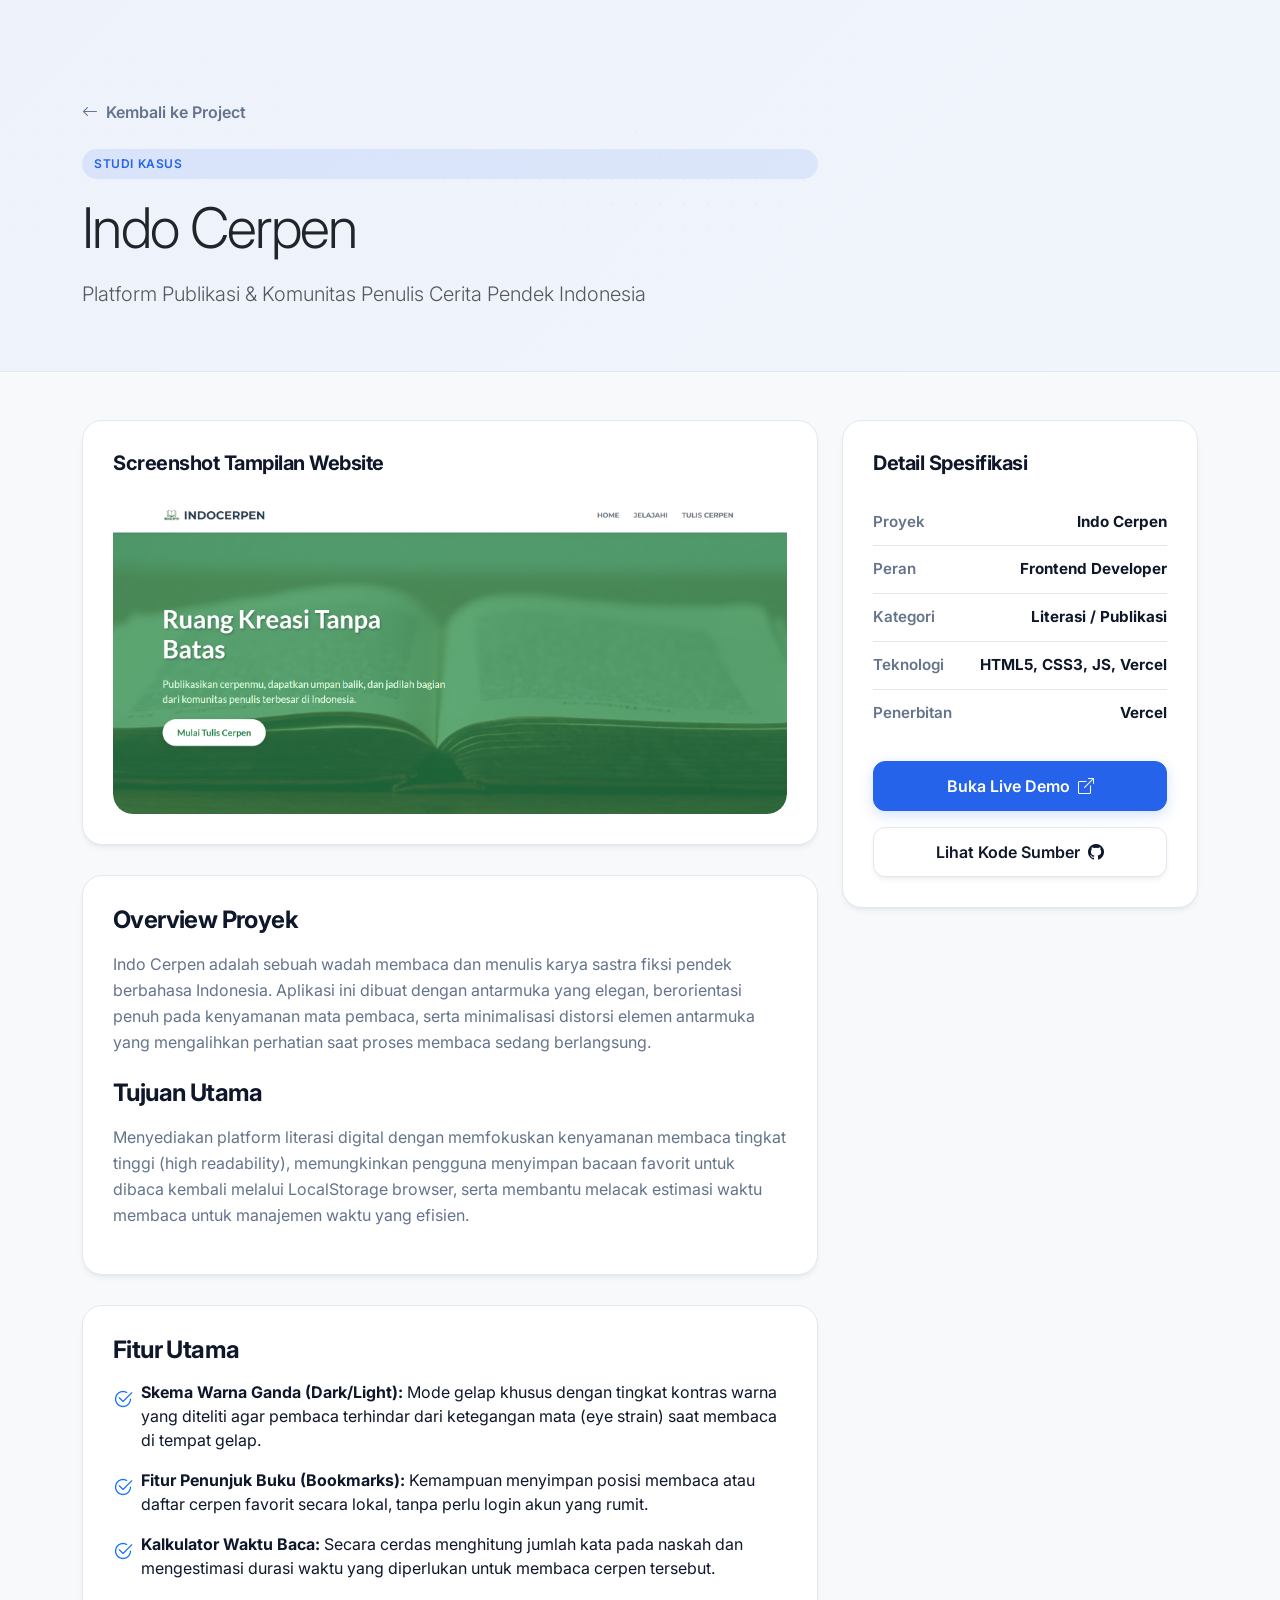
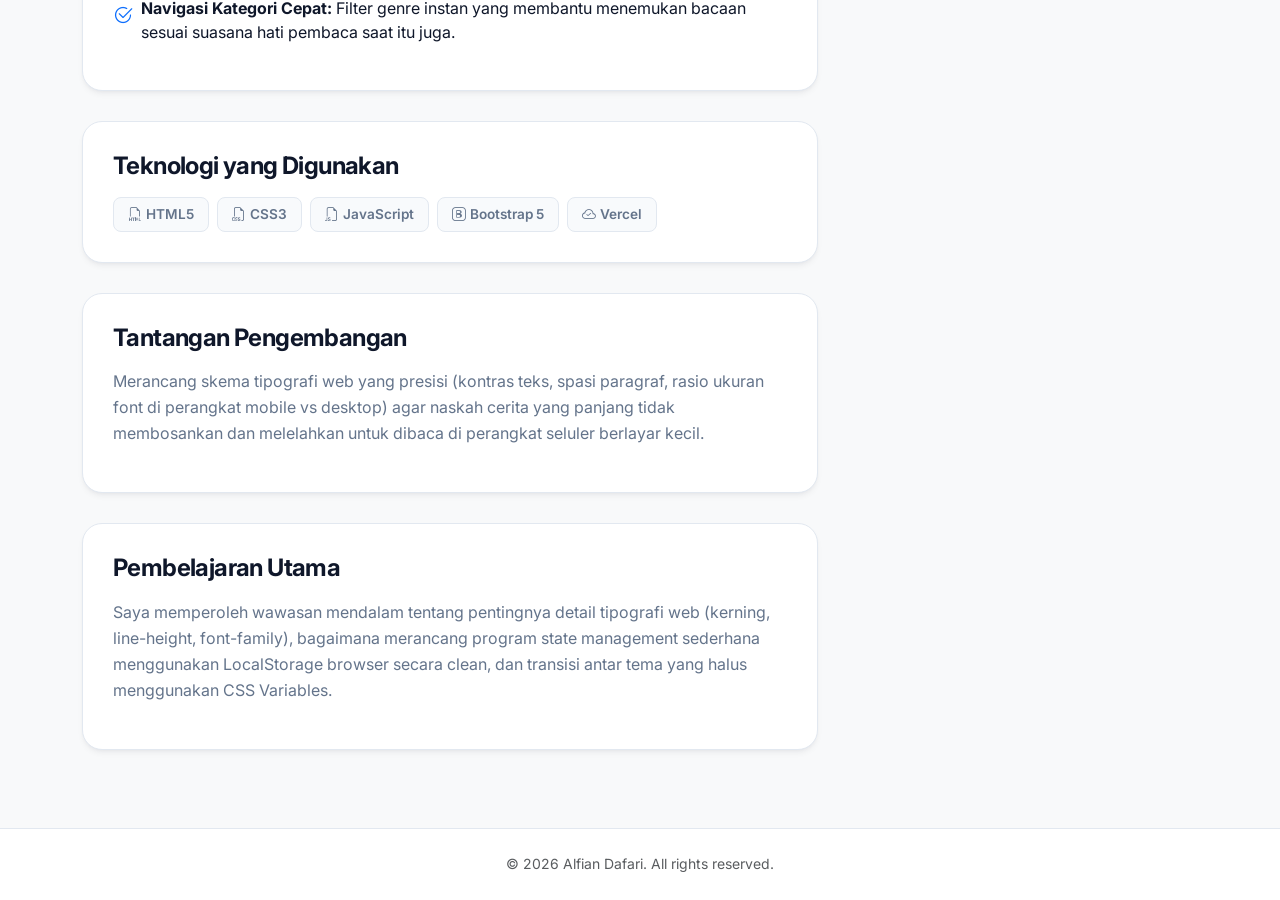
<file: projects/indo-cerpen.html>
<!DOCTYPE html>
<html lang="id">
<head>
  <meta charset="UTF-8">
  <meta name="viewport" content="width=device-width, initial-scale=1.0">
  
  <title>Indo Cerpen - Project Detail | Alfian Dafari</title>
  <meta name="description" content="Detail proyek Indo Cerpen oleh Alfian Dafari, Full Stack Web Developer.">
  
  <link rel="icon" type="image/png" href="data:image/svg+xml,<svg xmlns=%22http://www.w3.org/2000/svg%22 viewBox=%220 0 100 100%22><text y=%22.9em%22 font-size=%2290%22>⚡</text></svg>">

  <link href="https://cdn.jsdelivr.net/npm/bootstrap@5.3.0/dist/css/bootstrap.min.css" rel="stylesheet">
  <link href="https://cdn.jsdelivr.net/npm/bootstrap-icons@1.10.0/font/bootstrap-icons.css" rel="stylesheet">
  <link rel="stylesheet" href="../css/style.css">
  <link rel="stylesheet" href="../css/responsive.css">
  <link rel="stylesheet" href="../css/animation.css">

  <style>
    .project-banner {
      background: linear-gradient(135deg, rgba(37, 99, 235, 0.05) 0%, rgba(96, 165, 250, 0.05) 100%);
      padding: 100px 0 60px 0;
      border-bottom: 1px solid var(--border-color);
      position: relative;
    }
    .back-link {
      display: inline-flex;
      align-items: center;
      gap: 8px;
      font-weight: 600;
      color: var(--sub-text-color);
      margin-bottom: 25px;
      transition: var(--transition-smooth);
    }
    .back-link:hover {
      color: var(--primary-color);
      transform: translateX(-4px);
    }
    .spec-item {
      display: flex;
      justify-content: space-between;
      padding: 12px 0;
      border-bottom: 1px solid var(--border-color);
      font-size: 0.95rem;
    }
    .spec-item:last-child { border-bottom: none; }
    .spec-label { font-weight: 600; color: var(--sub-text-color); }
    .spec-value { font-weight: 700; color: var(--text-color); text-align: right; }
    .detail-card {
      background-color: var(--card-bg);
      border: 1px solid var(--border-color);
      border-radius: 20px;
      padding: 30px;
      box-shadow: var(--card-shadow);
      margin-bottom: 30px;
    }
    .project-screenshot {
      width: 100%;
      border-radius: 20px;
      box-shadow: 0 8px 30px -4px rgba(15, 23, 42, 0.15), 0 4px 10px -2px rgba(15, 23, 42, 0.08);
      object-fit: cover;
      display: block;
      transition: all 0.35s cubic-bezier(0.4, 0, 0.2, 1);
    }
    .project-screenshot:hover {
      box-shadow: 0 20px 40px -8px rgba(15, 23, 42, 0.2), 0 8px 15px -4px rgba(15, 23, 42, 0.1);
      transform: translateY(-3px);
    }
    .screenshot-wrapper {
      border-radius: 20px;
      overflow: hidden;
      background: var(--bg-color);
    }
  </style>
</head>
<body>

  <div id="scroll-progress"></div>

  <header class="project-banner">
    <div class="bg-grid-pattern"></div>
    <div class="container position-relative" style="z-index: 2;">
      <a href="../index.html#projects" class="back-link">
        <i class="bi bi-arrow-left"></i> Kembali ke Project
      </a>
      <div class="row align-items-center">
        <div class="col-lg-8">
          <div class="badge-custom badge-primary mb-3">Studi Kasus</div>
          <h1 class="display-4 fw-800 text-dark mb-3" style="letter-spacing: -0.03em;">Indo Cerpen</h1>
          <p class="lead text-muted mb-0">Platform Publikasi &amp; Komunitas Penulis Cerita Pendek Indonesia</p>
        </div>
      </div>
    </div>
  </header>

  <main class="py-5 bg-light">
    <div class="container">
      <div class="row g-4">

        <!-- Main Info -->
        <div class="col-lg-8">

          <!-- Screenshot Asli Website -->
          <div class="detail-card">
            <h3 class="h5 mb-4" style="font-weight: 700;">Screenshot Tampilan Website</h3>
            <div class="screenshot-wrapper">
              <img
                src="../assets/screenshots/indo-cerpen.png"
                alt="Screenshot Indo Cerpen - Platform Baca & Tulis Cerpen Indonesia"
                class="project-screenshot"
                loading="lazy"
                onerror="this.parentElement.innerHTML='<div class=\'p-5 text-center text-muted bg-light rounded-4\'><i class=\'bi bi-image fs-1 mb-3 d-block\'></i><p class=\'mb-0 small\'>Screenshot belum tersedia.<br>Tambahkan file <code>assets/screenshots/indo-cerpen.png</code></p></div>'"
              >
            </div>
          </div>

          <!-- Overview -->
          <div class="detail-card">
            <h2 class="h4 mb-3" style="font-weight: 700;">Overview Proyek</h2>
            <p>
              Indo Cerpen adalah sebuah wadah membaca dan menulis karya sastra fiksi pendek berbahasa Indonesia. Aplikasi ini dibuat dengan antarmuka yang elegan, berorientasi penuh pada kenyamanan mata pembaca, serta minimalisasi distorsi elemen antarmuka yang mengalihkan perhatian saat proses membaca sedang berlangsung.
            </p>

            <h2 class="h4 mt-4 mb-3" style="font-weight: 700;">Tujuan Utama</h2>
            <p>
              Menyediakan platform literasi digital dengan memfokuskan kenyamanan membaca tingkat tinggi (high readability), memungkinkan pengguna menyimpan bacaan favorit untuk dibaca kembali melalui LocalStorage browser, serta membantu melacak estimasi waktu membaca untuk manajemen waktu yang efisien.
            </p>
          </div>

          <!-- Fitur -->
          <div class="detail-card">
            <h2 class="h4 mb-3" style="font-weight: 700;">Fitur Utama</h2>
            <ul class="list-unstyled d-flex flex-column gap-3">
              <li class="d-flex align-items-start gap-2">
                <i class="bi bi-check2-circle text-primary fs-5 flex-shrink-0 mt-1"></i>
                <div><strong>Skema Warna Ganda (Dark/Light):</strong> Mode gelap khusus dengan tingkat kontras warna yang diteliti agar pembaca terhindar dari ketegangan mata (eye strain) saat membaca di tempat gelap.</div>
              </li>
              <li class="d-flex align-items-start gap-2">
                <i class="bi bi-check2-circle text-primary fs-5 flex-shrink-0 mt-1"></i>
                <div><strong>Fitur Penunjuk Buku (Bookmarks):</strong> Kemampuan menyimpan posisi membaca atau daftar cerpen favorit secara lokal, tanpa perlu login akun yang rumit.</div>
              </li>
              <li class="d-flex align-items-start gap-2">
                <i class="bi bi-check2-circle text-primary fs-5 flex-shrink-0 mt-1"></i>
                <div><strong>Kalkulator Waktu Baca:</strong> Secara cerdas menghitung jumlah kata pada naskah dan mengestimasi durasi waktu yang diperlukan untuk membaca cerpen tersebut.</div>
              </li>
              <li class="d-flex align-items-start gap-2">
                <i class="bi bi-check2-circle text-primary fs-5 flex-shrink-0 mt-1"></i>
                <div><strong>Navigasi Kategori Cepat:</strong> Filter genre instan yang membantu menemukan bacaan sesuai suasana hati pembaca saat itu juga.</div>
              </li>
            </ul>
          </div>

          <!-- Teknologi -->
          <div class="detail-card">
            <h2 class="h4 mb-3" style="font-weight: 700;">Teknologi yang Digunakan</h2>
            <div class="d-flex flex-wrap gap-2">
              <span class="tech-badge" style="font-size: 0.85rem; padding: 6px 14px;"><i class="bi bi-filetype-html me-1"></i>HTML5</span>
              <span class="tech-badge" style="font-size: 0.85rem; padding: 6px 14px;"><i class="bi bi-filetype-css me-1"></i>CSS3</span>
              <span class="tech-badge" style="font-size: 0.85rem; padding: 6px 14px;"><i class="bi bi-filetype-js me-1"></i>JavaScript</span>
              <span class="tech-badge" style="font-size: 0.85rem; padding: 6px 14px;"><i class="bi bi-bootstrap me-1"></i>Bootstrap 5</span>
              <span class="tech-badge" style="font-size: 0.85rem; padding: 6px 14px;"><i class="bi bi-cloud-check me-1"></i>Vercel</span>
            </div>
          </div>

          <!-- Challenge -->
          <div class="detail-card">
            <h2 class="h4 mb-3" style="font-weight: 700;">Tantangan Pengembangan</h2>
            <p>
              Merancang skema tipografi web yang presisi (kontras teks, spasi paragraf, rasio ukuran font di perangkat mobile vs desktop) agar naskah cerita yang panjang tidak membosankan dan melelahkan untuk dibaca di perangkat seluler berlayar kecil.
            </p>
          </div>

          <!-- Lessons Learned -->
          <div class="detail-card">
            <h2 class="h4 mb-3" style="font-weight: 700;">Pembelajaran Utama</h2>
            <p>
              Saya memperoleh wawasan mendalam tentang pentingnya detail tipografi web (kerning, line-height, font-family), bagaimana merancang program state management sederhana menggunakan LocalStorage browser secara clean, dan transisi antar tema yang halus menggunakan CSS Variables.
            </p>
          </div>
        </div>

        <!-- Sidebar Spec -->
        <div class="col-lg-4">
          <div class="detail-card">
            <h3 class="h5 mb-4" style="font-weight: 700;">Detail Spesifikasi</h3>
            <div class="spec-list mb-4">
              <div class="spec-item"><span class="spec-label">Proyek</span><span class="spec-value">Indo Cerpen</span></div>
              <div class="spec-item"><span class="spec-label">Peran</span><span class="spec-value">Frontend Developer</span></div>
              <div class="spec-item"><span class="spec-label">Kategori</span><span class="spec-value">Literasi / Publikasi</span></div>
              <div class="spec-item"><span class="spec-label">Teknologi</span><span class="spec-value">HTML5, CSS3, JS, Vercel</span></div>
              <div class="spec-item"><span class="spec-label">Penerbitan</span><span class="spec-value">Vercel</span></div>
            </div>
            <div class="d-flex flex-column gap-3">
              <a href="https://web-cerpen.vercel.app/" target="_blank" rel="noopener noreferrer" class="btn-primary-custom justify-content-center">
                Buka Live Demo <i class="bi bi-box-arrow-up-right"></i>
              </a>
              <a href="https://github.com/Alfian51/Indo-Cerpen" target="_blank" rel="noopener noreferrer" class="btn-secondary-custom justify-content-center">
                Lihat Kode Sumber <i class="bi bi-github"></i>
              </a>
            </div>
          </div>
        </div>

      </div>
    </div>
  </main>

  <footer class="footer-section text-center py-4 bg-white">
    <div class="container">
      <p class="small text-muted mb-0">&copy; 2026 Alfian Dafari. All rights reserved.</p>
    </div>
  </footer>

  <script src="https://cdn.jsdelivr.net/npm/bootstrap@5.3.0/dist/js/bootstrap.bundle.min.js"></script>
  <script src="../js/main.js"></script>
</body>
</html>
</file>
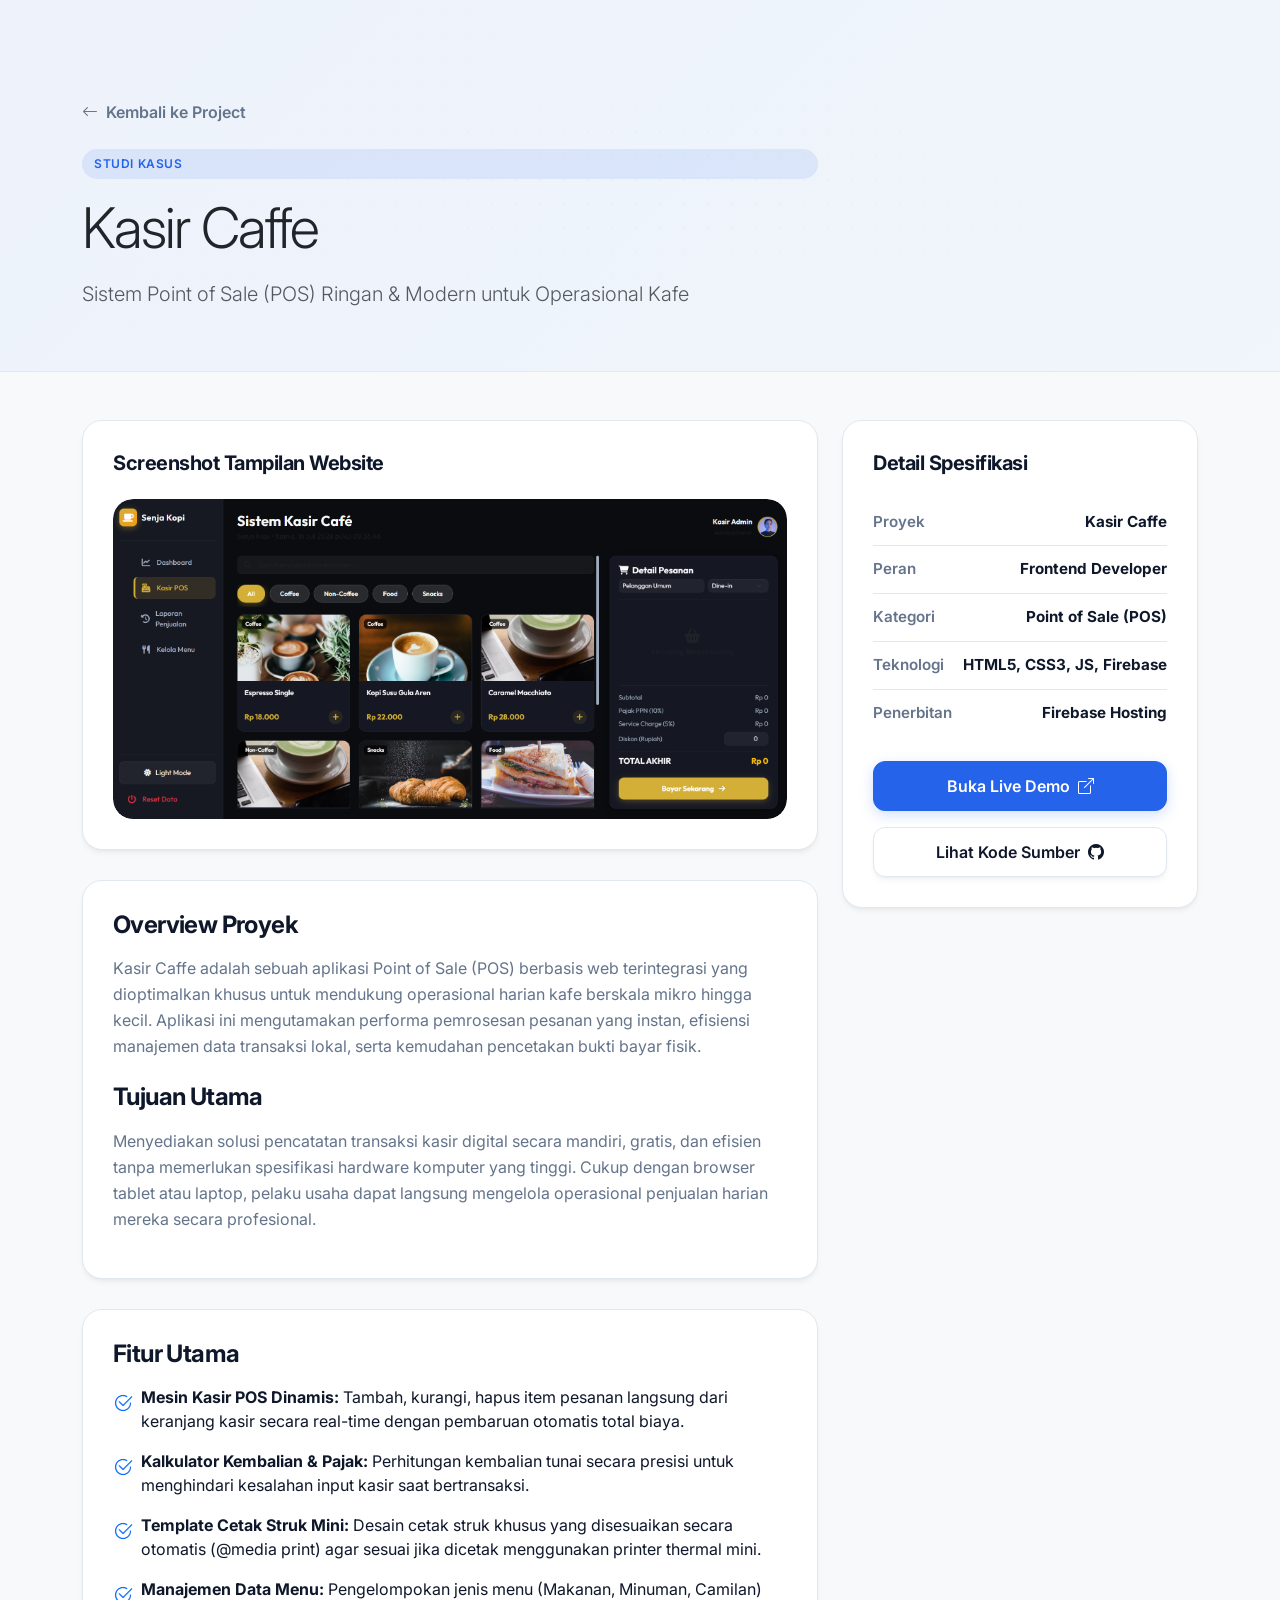
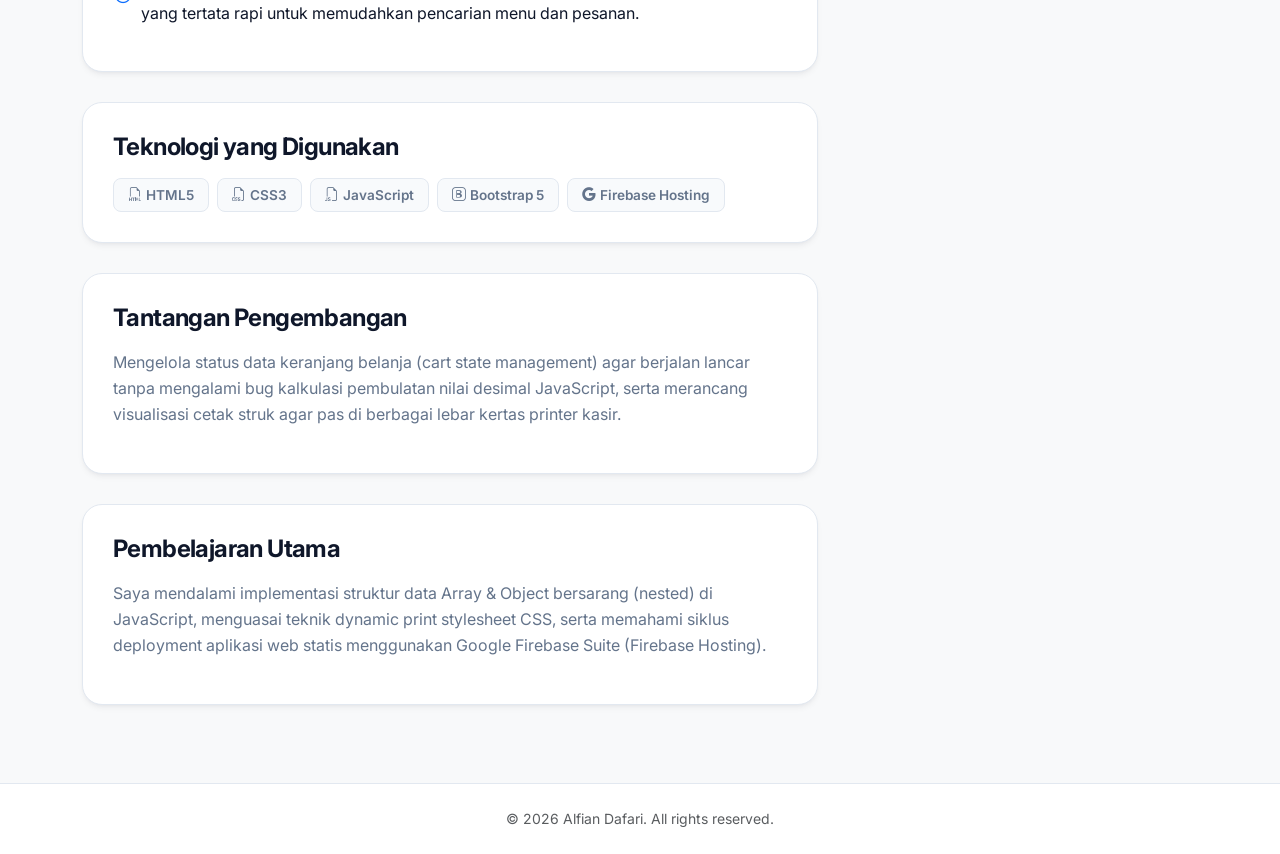
<file: projects/kasir-caffe.html>
<!DOCTYPE html>
<html lang="id">
<head>
  <meta charset="UTF-8">
  <meta name="viewport" content="width=device-width, initial-scale=1.0">
  
  <title>Kasir Caffe - Project Detail | Alfian Dafari</title>
  <meta name="description" content="Detail proyek Kasir Caffe oleh Alfian Dafari, Full Stack Web Developer.">
  
  <link rel="icon" type="image/png" href="data:image/svg+xml,<svg xmlns=%22http://www.w3.org/2000/svg%22 viewBox=%220 0 100 100%22><text y=%22.9em%22 font-size=%2290%22>⚡</text></svg>">

  <link href="https://cdn.jsdelivr.net/npm/bootstrap@5.3.0/dist/css/bootstrap.min.css" rel="stylesheet">
  <link href="https://cdn.jsdelivr.net/npm/bootstrap-icons@1.10.0/font/bootstrap-icons.css" rel="stylesheet">
  <link rel="stylesheet" href="../css/style.css">
  <link rel="stylesheet" href="../css/responsive.css">
  <link rel="stylesheet" href="../css/animation.css">

  <style>
    .project-banner {
      background: linear-gradient(135deg, rgba(37, 99, 235, 0.05) 0%, rgba(96, 165, 250, 0.05) 100%);
      padding: 100px 0 60px 0;
      border-bottom: 1px solid var(--border-color);
      position: relative;
    }
    .back-link {
      display: inline-flex;
      align-items: center;
      gap: 8px;
      font-weight: 600;
      color: var(--sub-text-color);
      margin-bottom: 25px;
      transition: var(--transition-smooth);
    }
    .back-link:hover {
      color: var(--primary-color);
      transform: translateX(-4px);
    }
    .spec-item {
      display: flex;
      justify-content: space-between;
      padding: 12px 0;
      border-bottom: 1px solid var(--border-color);
      font-size: 0.95rem;
    }
    .spec-item:last-child { border-bottom: none; }
    .spec-label { font-weight: 600; color: var(--sub-text-color); }
    .spec-value { font-weight: 700; color: var(--text-color); text-align: right; }
    .detail-card {
      background-color: var(--card-bg);
      border: 1px solid var(--border-color);
      border-radius: 20px;
      padding: 30px;
      box-shadow: var(--card-shadow);
      margin-bottom: 30px;
    }
    .project-screenshot {
      width: 100%;
      border-radius: 20px;
      box-shadow: 0 8px 30px -4px rgba(15, 23, 42, 0.15), 0 4px 10px -2px rgba(15, 23, 42, 0.08);
      object-fit: cover;
      display: block;
      transition: all 0.35s cubic-bezier(0.4, 0, 0.2, 1);
    }
    .project-screenshot:hover {
      box-shadow: 0 20px 40px -8px rgba(15, 23, 42, 0.2), 0 8px 15px -4px rgba(15, 23, 42, 0.1);
      transform: translateY(-3px);
    }
    .screenshot-wrapper {
      border-radius: 20px;
      overflow: hidden;
      background: var(--bg-color);
    }
  </style>
</head>
<body>

  <div id="scroll-progress"></div>

  <header class="project-banner">
    <div class="bg-grid-pattern"></div>
    <div class="container position-relative" style="z-index: 2;">
      <a href="../index.html#projects" class="back-link">
        <i class="bi bi-arrow-left"></i> Kembali ke Project
      </a>
      <div class="row align-items-center">
        <div class="col-lg-8">
          <div class="badge-custom badge-primary mb-3">Studi Kasus</div>
          <h1 class="display-4 fw-800 text-dark mb-3" style="letter-spacing: -0.03em;">Kasir Caffe</h1>
          <p class="lead text-muted mb-0">Sistem Point of Sale (POS) Ringan &amp; Modern untuk Operasional Kafe</p>
        </div>
      </div>
    </div>
  </header>

  <main class="py-5 bg-light">
    <div class="container">
      <div class="row g-4">

        <!-- Main Info -->
        <div class="col-lg-8">

          <!-- Screenshot Asli Website -->
          <div class="detail-card">
            <h3 class="h5 mb-4" style="font-weight: 700;">Screenshot Tampilan Website</h3>
            <div class="screenshot-wrapper">
              <img
                src="../assets/screenshots/kasir-caffe.png"
                alt="Screenshot Kasir Caffe - Sistem Kasir POS Kafe Senja Kopi"
                class="project-screenshot"
                loading="lazy"
                onerror="this.parentElement.innerHTML='<div class=\'p-5 text-center text-muted bg-light rounded-4\'><i class=\'bi bi-image fs-1 mb-3 d-block\'></i><p class=\'mb-0 small\'>Screenshot belum tersedia.<br>Tambahkan file <code>assets/screenshots/kasir-caffe.png</code></p></div>'"
              >
            </div>
          </div>

          <!-- Overview -->
          <div class="detail-card">
            <h2 class="h4 mb-3" style="font-weight: 700;">Overview Proyek</h2>
            <p>
              Kasir Caffe adalah sebuah aplikasi Point of Sale (POS) berbasis web terintegrasi yang dioptimalkan khusus untuk mendukung operasional harian kafe berskala mikro hingga kecil. Aplikasi ini mengutamakan performa pemrosesan pesanan yang instan, efisiensi manajemen data transaksi lokal, serta kemudahan pencetakan bukti bayar fisik.
            </p>

            <h2 class="h4 mt-4 mb-3" style="font-weight: 700;">Tujuan Utama</h2>
            <p>
              Menyediakan solusi pencatatan transaksi kasir digital secara mandiri, gratis, dan efisien tanpa memerlukan spesifikasi hardware komputer yang tinggi. Cukup dengan browser tablet atau laptop, pelaku usaha dapat langsung mengelola operasional penjualan harian mereka secara profesional.
            </p>
          </div>

          <!-- Fitur -->
          <div class="detail-card">
            <h2 class="h4 mb-3" style="font-weight: 700;">Fitur Utama</h2>
            <ul class="list-unstyled d-flex flex-column gap-3">
              <li class="d-flex align-items-start gap-2">
                <i class="bi bi-check2-circle text-primary fs-5 flex-shrink-0 mt-1"></i>
                <div><strong>Mesin Kasir POS Dinamis:</strong> Tambah, kurangi, hapus item pesanan langsung dari keranjang kasir secara real-time dengan pembaruan otomatis total biaya.</div>
              </li>
              <li class="d-flex align-items-start gap-2">
                <i class="bi bi-check2-circle text-primary fs-5 flex-shrink-0 mt-1"></i>
                <div><strong>Kalkulator Kembalian &amp; Pajak:</strong> Perhitungan kembalian tunai secara presisi untuk menghindari kesalahan input kasir saat bertransaksi.</div>
              </li>
              <li class="d-flex align-items-start gap-2">
                <i class="bi bi-check2-circle text-primary fs-5 flex-shrink-0 mt-1"></i>
                <div><strong>Template Cetak Struk Mini:</strong> Desain cetak struk khusus yang disesuaikan secara otomatis (@media print) agar sesuai jika dicetak menggunakan printer thermal mini.</div>
              </li>
              <li class="d-flex align-items-start gap-2">
                <i class="bi bi-check2-circle text-primary fs-5 flex-shrink-0 mt-1"></i>
                <div><strong>Manajemen Data Menu:</strong> Pengelompokan jenis menu (Makanan, Minuman, Camilan) yang tertata rapi untuk memudahkan pencarian menu dan pesanan.</div>
              </li>
            </ul>
          </div>

          <!-- Teknologi -->
          <div class="detail-card">
            <h2 class="h4 mb-3" style="font-weight: 700;">Teknologi yang Digunakan</h2>
            <div class="d-flex flex-wrap gap-2">
              <span class="tech-badge" style="font-size: 0.85rem; padding: 6px 14px;"><i class="bi bi-filetype-html me-1"></i>HTML5</span>
              <span class="tech-badge" style="font-size: 0.85rem; padding: 6px 14px;"><i class="bi bi-filetype-css me-1"></i>CSS3</span>
              <span class="tech-badge" style="font-size: 0.85rem; padding: 6px 14px;"><i class="bi bi-filetype-js me-1"></i>JavaScript</span>
              <span class="tech-badge" style="font-size: 0.85rem; padding: 6px 14px;"><i class="bi bi-bootstrap me-1"></i>Bootstrap 5</span>
              <span class="tech-badge" style="font-size: 0.85rem; padding: 6px 14px;"><i class="bi bi-google me-1"></i>Firebase Hosting</span>
            </div>
          </div>

          <!-- Challenge -->
          <div class="detail-card">
            <h2 class="h4 mb-3" style="font-weight: 700;">Tantangan Pengembangan</h2>
            <p>
              Mengelola status data keranjang belanja (cart state management) agar berjalan lancar tanpa mengalami bug kalkulasi pembulatan nilai desimal JavaScript, serta merancang visualisasi cetak struk agar pas di berbagai lebar kertas printer kasir.
            </p>
          </div>

          <!-- Lessons Learned -->
          <div class="detail-card">
            <h2 class="h4 mb-3" style="font-weight: 700;">Pembelajaran Utama</h2>
            <p>
              Saya mendalami implementasi struktur data Array &amp; Object bersarang (nested) di JavaScript, menguasai teknik dynamic print stylesheet CSS, serta memahami siklus deployment aplikasi web statis menggunakan Google Firebase Suite (Firebase Hosting).
            </p>
          </div>
        </div>

        <!-- Sidebar Spec -->
        <div class="col-lg-4">
          <div class="detail-card">
            <h3 class="h5 mb-4" style="font-weight: 700;">Detail Spesifikasi</h3>
            <div class="spec-list mb-4">
              <div class="spec-item"><span class="spec-label">Proyek</span><span class="spec-value">Kasir Caffe</span></div>
              <div class="spec-item"><span class="spec-label">Peran</span><span class="spec-value">Frontend Developer</span></div>
              <div class="spec-item"><span class="spec-label">Kategori</span><span class="spec-value">Point of Sale (POS)</span></div>
              <div class="spec-item"><span class="spec-label">Teknologi</span><span class="spec-value">HTML5, CSS3, JS, Firebase</span></div>
              <div class="spec-item"><span class="spec-label">Penerbitan</span><span class="spec-value">Firebase Hosting</span></div>
            </div>
            <div class="d-flex flex-column gap-3">
              <a href="https://kasircafe-f8cdf.web.app/" target="_blank" rel="noopener noreferrer" class="btn-primary-custom justify-content-center">
                Buka Live Demo <i class="bi bi-box-arrow-up-right"></i>
              </a>
              <a href="https://github.com/Alfian51/Kasir_Caffe" target="_blank" rel="noopener noreferrer" class="btn-secondary-custom justify-content-center">
                Lihat Kode Sumber <i class="bi bi-github"></i>
              </a>
            </div>
          </div>
        </div>

      </div>
    </div>
  </main>

  <footer class="footer-section text-center py-4 bg-white">
    <div class="container">
      <p class="small text-muted mb-0">&copy; 2026 Alfian Dafari. All rights reserved.</p>
    </div>
  </footer>

  <script src="https://cdn.jsdelivr.net/npm/bootstrap@5.3.0/dist/js/bootstrap.bundle.min.js"></script>
  <script src="../js/main.js"></script>
</body>
</html>
</file>
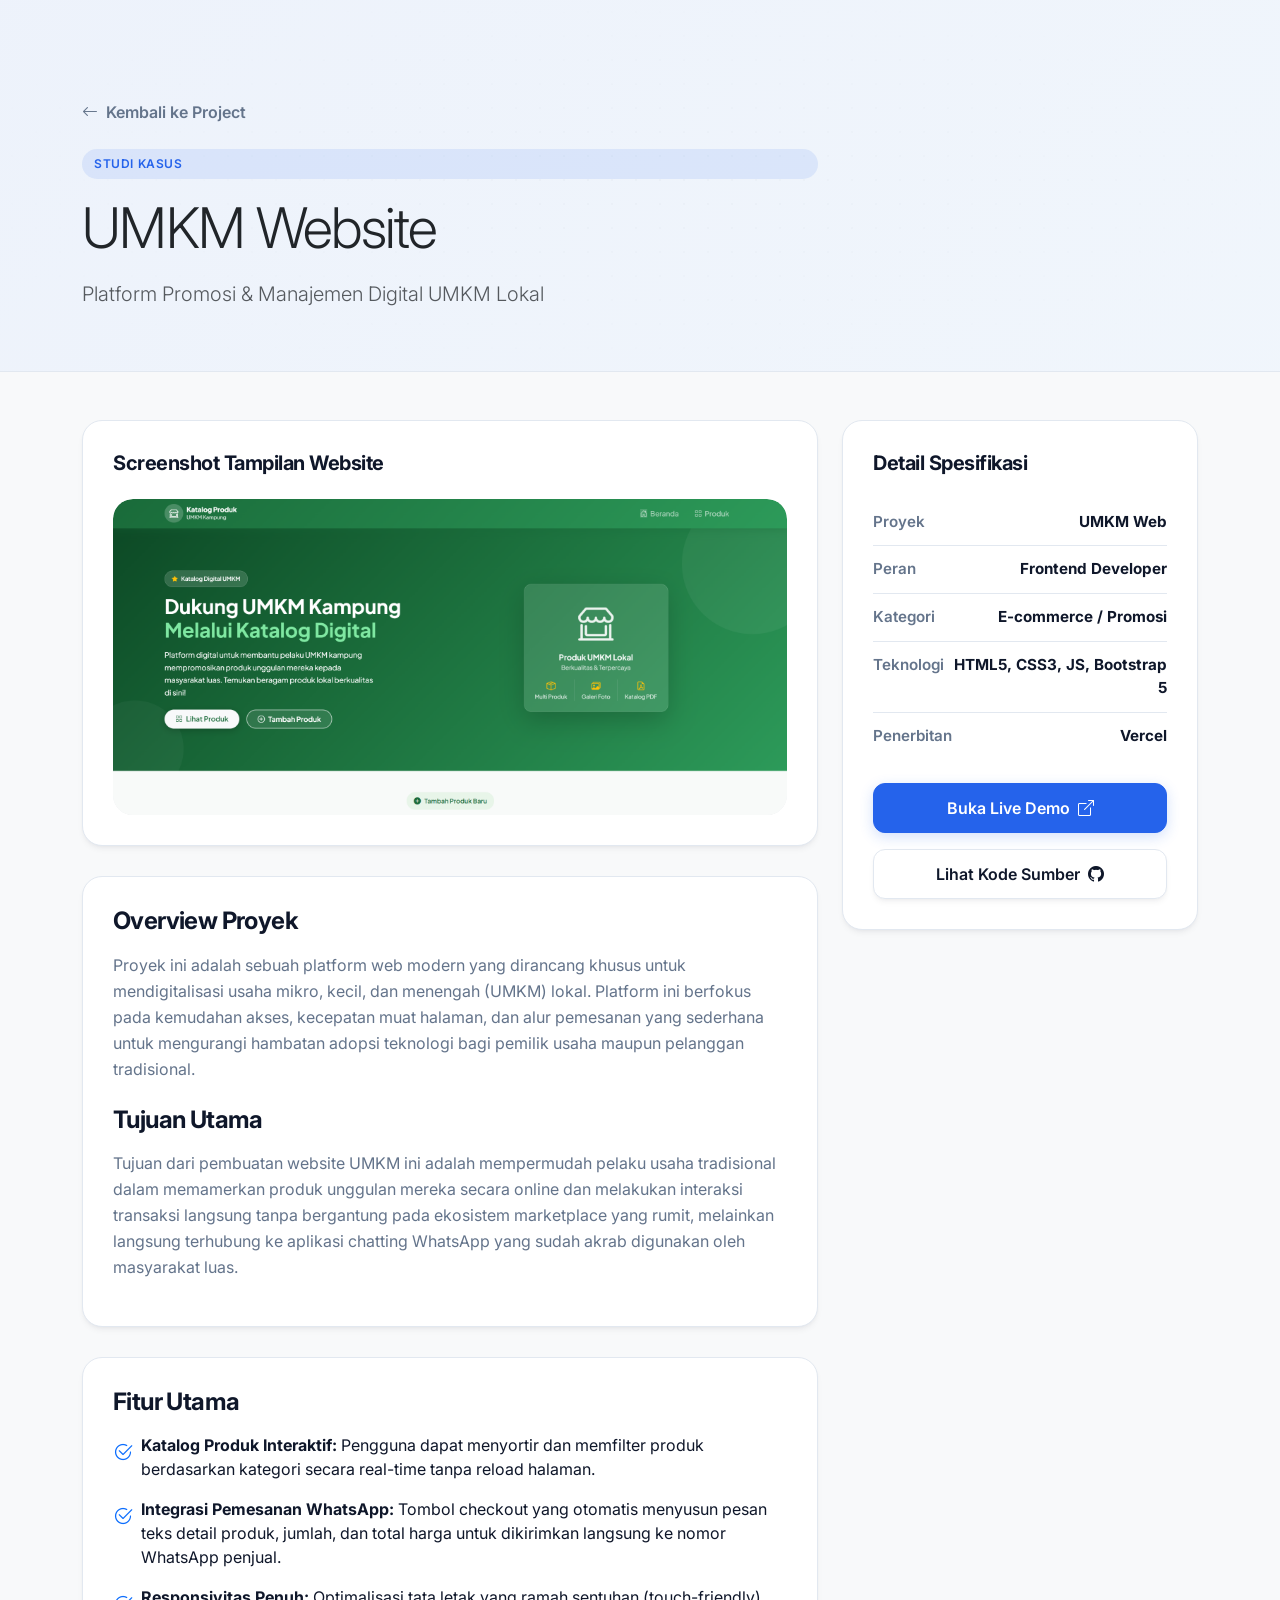
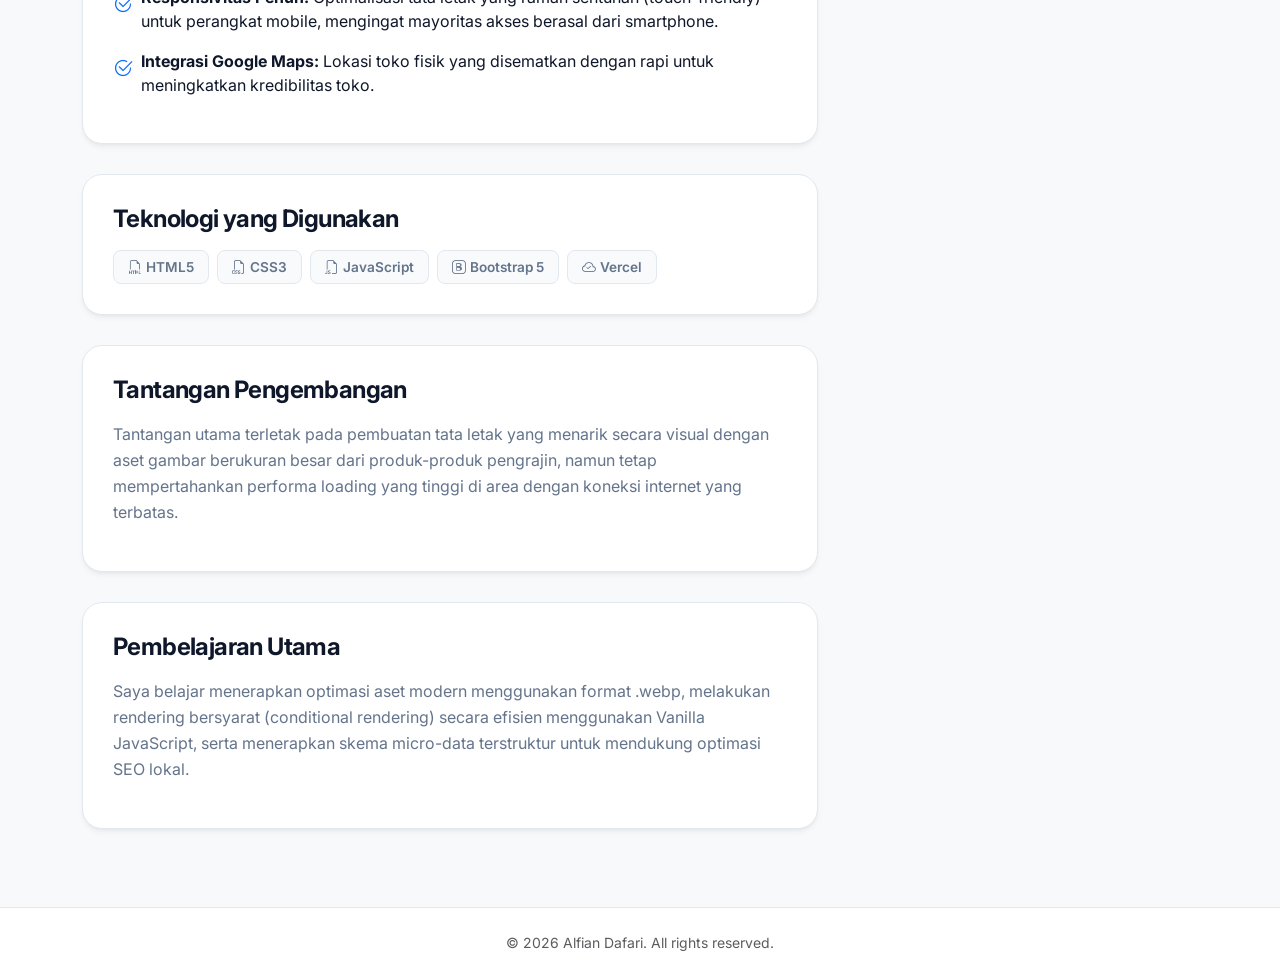
<file: projects/umkm.html>
<!DOCTYPE html>
<html lang="id">
<head>
  <meta charset="UTF-8">
  <meta name="viewport" content="width=device-width, initial-scale=1.0">
  
  <title>UMKM Website - Project Detail | Alfian Dafari</title>
  <meta name="description" content="Detail proyek UMKM Website oleh Alfian Dafari, Full Stack Web Developer.">
  
  <link rel="icon" type="image/png" href="data:image/svg+xml,<svg xmlns=%22http://www.w3.org/2000/svg%22 viewBox=%220 0 100 100%22><text y=%22.9em%22 font-size=%2290%22>⚡</text></svg>">

  <link href="https://cdn.jsdelivr.net/npm/bootstrap@5.3.0/dist/css/bootstrap.min.css" rel="stylesheet">
  <link href="https://cdn.jsdelivr.net/npm/bootstrap-icons@1.10.0/font/bootstrap-icons.css" rel="stylesheet">
  <link rel="stylesheet" href="../css/style.css">
  <link rel="stylesheet" href="../css/responsive.css">
  <link rel="stylesheet" href="../css/animation.css">

  <style>
    .project-banner {
      background: linear-gradient(135deg, rgba(37, 99, 235, 0.05) 0%, rgba(96, 165, 250, 0.05) 100%);
      padding: 100px 0 60px 0;
      border-bottom: 1px solid var(--border-color);
      position: relative;
    }
    .back-link {
      display: inline-flex;
      align-items: center;
      gap: 8px;
      font-weight: 600;
      color: var(--sub-text-color);
      margin-bottom: 25px;
      transition: var(--transition-smooth);
    }
    .back-link:hover {
      color: var(--primary-color);
      transform: translateX(-4px);
    }
    .spec-item {
      display: flex;
      justify-content: space-between;
      padding: 12px 0;
      border-bottom: 1px solid var(--border-color);
      font-size: 0.95rem;
    }
    .spec-item:last-child { border-bottom: none; }
    .spec-label { font-weight: 600; color: var(--sub-text-color); }
    .spec-value { font-weight: 700; color: var(--text-color); text-align: right; }
    .detail-card {
      background-color: var(--card-bg);
      border: 1px solid var(--border-color);
      border-radius: 20px;
      padding: 30px;
      box-shadow: var(--card-shadow);
      margin-bottom: 30px;
    }
    /* Screenshot image styling */
    .project-screenshot {
      width: 100%;
      border-radius: 20px;
      box-shadow: 0 8px 30px -4px rgba(15, 23, 42, 0.15), 0 4px 10px -2px rgba(15, 23, 42, 0.08);
      object-fit: cover;
      display: block;
      transition: all 0.35s cubic-bezier(0.4, 0, 0.2, 1);
    }
    .project-screenshot:hover {
      box-shadow: 0 20px 40px -8px rgba(15, 23, 42, 0.2), 0 8px 15px -4px rgba(15, 23, 42, 0.1);
      transform: translateY(-3px);
    }
    .screenshot-wrapper {
      border-radius: 20px;
      overflow: hidden;
      background: var(--bg-color);
    }
  </style>
</head>
<body>

  <div id="scroll-progress"></div>

  <header class="project-banner">
    <div class="bg-grid-pattern"></div>
    <div class="container position-relative" style="z-index: 2;">
      <a href="../index.html#projects" class="back-link">
        <i class="bi bi-arrow-left"></i> Kembali ke Project
      </a>
      <div class="row align-items-center">
        <div class="col-lg-8">
          <div class="badge-custom badge-primary mb-3">Studi Kasus</div>
          <h1 class="display-4 fw-800 text-dark mb-3" style="letter-spacing: -0.03em;">UMKM Website</h1>
          <p class="lead text-muted mb-0">Platform Promosi &amp; Manajemen Digital UMKM Lokal</p>
        </div>
      </div>
    </div>
  </header>

  <main class="py-5 bg-light">
    <div class="container">
      <div class="row g-4">

        <!-- Main Info -->
        <div class="col-lg-8">

          <!-- Screenshot Asli Website -->
          <div class="detail-card">
            <h3 class="h5 mb-4" style="font-weight: 700;">Screenshot Tampilan Website</h3>
            <div class="screenshot-wrapper">
              <img
                src="../assets/screenshots/umkm.png"
                alt="Screenshot UMKM Website - Katalog Produk UMKM Kampung"
                class="project-screenshot"
                loading="lazy"
                onerror="this.parentElement.innerHTML='<div class=\'p-5 text-center text-muted bg-light rounded-4\'><i class=\'bi bi-image fs-1 mb-3 d-block\'></i><p class=\'mb-0 small\'>Screenshot belum tersedia.<br>Tambahkan file <code>assets/screenshots/umkm.png</code></p></div>'"
              >
            </div>
          </div>

          <!-- Overview -->
          <div class="detail-card">
            <h2 class="h4 mb-3" style="font-weight: 700;">Overview Proyek</h2>
            <p>
              Proyek ini adalah sebuah platform web modern yang dirancang khusus untuk mendigitalisasi usaha mikro, kecil, dan menengah (UMKM) lokal. Platform ini berfokus pada kemudahan akses, kecepatan muat halaman, dan alur pemesanan yang sederhana untuk mengurangi hambatan adopsi teknologi bagi pemilik usaha maupun pelanggan tradisional.
            </p>

            <h2 class="h4 mt-4 mb-3" style="font-weight: 700;">Tujuan Utama</h2>
            <p>
              Tujuan dari pembuatan website UMKM ini adalah mempermudah pelaku usaha tradisional dalam memamerkan produk unggulan mereka secara online dan melakukan interaksi transaksi langsung tanpa bergantung pada ekosistem marketplace yang rumit, melainkan langsung terhubung ke aplikasi chatting WhatsApp yang sudah akrab digunakan oleh masyarakat luas.
            </p>
          </div>

          <!-- Fitur -->
          <div class="detail-card">
            <h2 class="h4 mb-3" style="font-weight: 700;">Fitur Utama</h2>
            <ul class="list-unstyled d-flex flex-column gap-3">
              <li class="d-flex align-items-start gap-2">
                <i class="bi bi-check2-circle text-primary fs-5 flex-shrink-0 mt-1"></i>
                <div><strong>Katalog Produk Interaktif:</strong> Pengguna dapat menyortir dan memfilter produk berdasarkan kategori secara real-time tanpa reload halaman.</div>
              </li>
              <li class="d-flex align-items-start gap-2">
                <i class="bi bi-check2-circle text-primary fs-5 flex-shrink-0 mt-1"></i>
                <div><strong>Integrasi Pemesanan WhatsApp:</strong> Tombol checkout yang otomatis menyusun pesan teks detail produk, jumlah, dan total harga untuk dikirimkan langsung ke nomor WhatsApp penjual.</div>
              </li>
              <li class="d-flex align-items-start gap-2">
                <i class="bi bi-check2-circle text-primary fs-5 flex-shrink-0 mt-1"></i>
                <div><strong>Responsivitas Penuh:</strong> Optimalisasi tata letak yang ramah sentuhan (touch-friendly) untuk perangkat mobile, mengingat mayoritas akses berasal dari smartphone.</div>
              </li>
              <li class="d-flex align-items-start gap-2">
                <i class="bi bi-check2-circle text-primary fs-5 flex-shrink-0 mt-1"></i>
                <div><strong>Integrasi Google Maps:</strong> Lokasi toko fisik yang disematkan dengan rapi untuk meningkatkan kredibilitas toko.</div>
              </li>
            </ul>
          </div>

          <!-- Teknologi -->
          <div class="detail-card">
            <h2 class="h4 mb-3" style="font-weight: 700;">Teknologi yang Digunakan</h2>
            <div class="d-flex flex-wrap gap-2">
              <span class="tech-badge" style="font-size: 0.85rem; padding: 6px 14px;"><i class="bi bi-filetype-html me-1"></i>HTML5</span>
              <span class="tech-badge" style="font-size: 0.85rem; padding: 6px 14px;"><i class="bi bi-filetype-css me-1"></i>CSS3</span>
              <span class="tech-badge" style="font-size: 0.85rem; padding: 6px 14px;"><i class="bi bi-filetype-js me-1"></i>JavaScript</span>
              <span class="tech-badge" style="font-size: 0.85rem; padding: 6px 14px;"><i class="bi bi-bootstrap me-1"></i>Bootstrap 5</span>
              <span class="tech-badge" style="font-size: 0.85rem; padding: 6px 14px;"><i class="bi bi-cloud-check me-1"></i>Vercel</span>
            </div>
          </div>

          <!-- Challenge -->
          <div class="detail-card">
            <h2 class="h4 mb-3" style="font-weight: 700;">Tantangan Pengembangan</h2>
            <p>
              Tantangan utama terletak pada pembuatan tata letak yang menarik secara visual dengan aset gambar berukuran besar dari produk-produk pengrajin, namun tetap mempertahankan performa loading yang tinggi di area dengan koneksi internet yang terbatas.
            </p>
          </div>

          <!-- Lessons Learned -->
          <div class="detail-card">
            <h2 class="h4 mb-3" style="font-weight: 700;">Pembelajaran Utama</h2>
            <p>
              Saya belajar menerapkan optimasi aset modern menggunakan format .webp, melakukan rendering bersyarat (conditional rendering) secara efisien menggunakan Vanilla JavaScript, serta menerapkan skema micro-data terstruktur untuk mendukung optimasi SEO lokal.
            </p>
          </div>
        </div>

        <!-- Sidebar Spec -->
        <div class="col-lg-4">
          <div class="detail-card">
            <h3 class="h5 mb-4" style="font-weight: 700;">Detail Spesifikasi</h3>
            <div class="spec-list mb-4">
              <div class="spec-item"><span class="spec-label">Proyek</span><span class="spec-value">UMKM Web</span></div>
              <div class="spec-item"><span class="spec-label">Peran</span><span class="spec-value">Frontend Developer</span></div>
              <div class="spec-item"><span class="spec-label">Kategori</span><span class="spec-value">E-commerce / Promosi</span></div>
              <div class="spec-item"><span class="spec-label">Teknologi</span><span class="spec-value">HTML5, CSS3, JS, Bootstrap 5</span></div>
              <div class="spec-item"><span class="spec-label">Penerbitan</span><span class="spec-value">Vercel</span></div>
            </div>
            <div class="d-flex flex-column gap-3">
              <a href="https://umkm-navy.vercel.app/" target="_blank" rel="noopener noreferrer" class="btn-primary-custom justify-content-center">
                Buka Live Demo <i class="bi bi-box-arrow-up-right"></i>
              </a>
              <a href="https://github.com/Alfian51/umkm" target="_blank" rel="noopener noreferrer" class="btn-secondary-custom justify-content-center">
                Lihat Kode Sumber <i class="bi bi-github"></i>
              </a>
            </div>
          </div>
        </div>

      </div>
    </div>
  </main>

  <footer class="footer-section text-center py-4 bg-white">
    <div class="container">
      <p class="small text-muted mb-0">&copy; 2026 Alfian Dafari. All rights reserved.</p>
    </div>
  </footer>

  <script src="https://cdn.jsdelivr.net/npm/bootstrap@5.3.0/dist/js/bootstrap.bundle.min.js"></script>
  <script src="../js/main.js"></script>
</body>
</html>
</file>
<file: css/style.css>
/* ==========================================================================
   STYLE.CSS - Core Styling for Alfian Dafari Portfolio
   ========================================================================== */

/* Import Google Fonts - Inter */
@import url('https://fonts.googleapis.com/css2?family=Inter:wght@300;400;500;600;700;800&display=swap');

:root {
  --bg-color: #F8FAFC;
  --primary-color: #2563EB;
  --primary-rgb: 37, 99, 235;
  --secondary-color: #60A5FA;
  --secondary-rgb: 96, 165, 250;
  --card-bg: #FFFFFF;
  --text-color: #0F172A;
  --sub-text-color: #64748B;
  --border-color: #E2E8F0;
  --primary-hover: #1D4ED8;
  --glow-color: rgba(37, 99, 235, 0.15);
  
  --font-sans: 'Inter', -apple-system, BlinkMacSystemFont, "Segoe UI", Roboto, sans-serif;
  
  --transition-smooth: all 0.3s cubic-bezier(0.4, 0, 0.2, 1);
  --transition-bounce: all 0.5s cubic-bezier(0.34, 1.56, 0.64, 1);
  
  --card-shadow: 0 4px 6px -1px rgba(15, 23, 42, 0.05), 0 2px 4px -2px rgba(15, 23, 42, 0.05);
  --card-shadow-hover: 0 20px 25px -5px rgba(15, 23, 42, 0.08), 0 8px 10px -6px rgba(15, 23, 42, 0.08);
}

/* --- Base Setup --- */
body {
  font-family: var(--font-sans);
  background-color: var(--bg-color);
  color: var(--text-color);
  overflow-x: hidden;
  position: relative;
  -webkit-font-smoothing: antialiased;
  -moz-osx-font-smoothing: grayscale;
}

h1, h2, h3, h4, h5, h6 {
  font-weight: 700;
  letter-spacing: -0.025em;
  color: var(--text-color);
}

p {
  color: var(--sub-text-color);
  line-height: 1.625;
}

a {
  text-decoration: none;
  color: var(--primary-color);
  transition: var(--transition-smooth);
}
a:hover {
  color: var(--primary-hover);
}

/* --- Selection --- */
::selection {
  background-color: rgba(37, 99, 235, 0.15);
  color: var(--primary-color);
}

/* --- Scroll Progress Bar --- */
#scroll-progress {
  position: fixed;
  top: 0;
  left: 0;
  width: 0%;
  height: 4px;
  background: linear-gradient(90deg, var(--primary-color), var(--secondary-color));
  z-index: 9999;
  transition: width 0.1s ease-out;
}

/* --- Smooth Scrolling --- */
html {
  scroll-behavior: smooth;
  scroll-padding-top: 80px; /* Offset for sticky navbar */
}

/* --- Scroll to Top Button --- */
#btn-to-top {
  position: fixed;
  bottom: 30px;
  right: 30px;
  z-index: 999;
  width: 48px;
  height: 48px;
  border-radius: 50%;
  background-color: var(--card-bg);
  border: 1px solid var(--border-color);
  color: var(--primary-color);
  display: flex;
  align-items: center;
  justify-content: center;
  box-shadow: var(--card-shadow);
  cursor: pointer;
  opacity: 0;
  visibility: hidden;
  transition: var(--transition-bounce);
  transform: translateY(10px);
}
#btn-to-top.show {
  opacity: 1;
  visibility: visible;
  transform: translateY(0);
}
#btn-to-top:hover {
  background-color: var(--primary-color);
  color: white;
  border-color: var(--primary-color);
  box-shadow: 0 10px 15px -3px rgba(37, 99, 235, 0.3);
}

/* ==========================================================================
   NAVBAR STYLING
   ========================================================================== */
.custom-navbar {
  background-color: rgba(248, 250, 252, 0.7); /* translucent bg-color */
  backdrop-filter: blur(16px) saturate(180%);
  -webkit-backdrop-filter: blur(16px) saturate(180%);
  border-bottom: 1px solid rgba(226, 232, 240, 0.5);
  transition: var(--transition-smooth);
  padding: 16px 0;
}
.custom-navbar.scrolled {
  padding: 12px 0;
  background-color: rgba(248, 250, 252, 0.85);
  box-shadow: 0 4px 30px rgba(15, 23, 42, 0.03);
  border-bottom-color: var(--border-color);
}
.navbar-brand-custom {
  font-weight: 800;
  font-size: 1.25rem;
  letter-spacing: -0.03em;
  color: var(--text-color) !important;
  display: flex;
  align-items: center;
}
.brand-dot {
  color: var(--primary-color);
  display: inline-block;
  animation: pulse-dot 2s infinite;
}
.nav-link-custom {
  font-weight: 500;
  font-size: 0.95rem;
  color: var(--sub-text-color) !important;
  padding: 6px 16px !important;
  border-radius: 8px;
  transition: var(--transition-smooth);
  position: relative;
}
.nav-link-custom:hover {
  color: var(--text-color) !important;
}
.nav-link-custom.active {
  color: var(--primary-color) !important;
  background-color: rgba(37, 99, 235, 0.06);
}

/* Custom hamburger toggler */
.navbar-toggler-custom {
  border: none;
  background: transparent;
  padding: 4px;
}
.navbar-toggler-custom:focus {
  outline: none;
  box-shadow: none;
}
.hamburger-box {
  width: 24px;
  height: 18px;
  display: inline-block;
  position: relative;
}
.hamburger-inner {
  display: block;
  top: 50%;
  margin-top: -1px;
  width: 24px;
  height: 2px;
  background-color: var(--text-color);
  position: absolute;
  transition: transform 0.15s ease;
  border-radius: 4px;
}
.hamburger-inner::before, .hamburger-inner::after {
  content: "";
  display: block;
  width: 24px;
  height: 2px;
  background-color: var(--text-color);
  position: absolute;
  transition: transform 0.15s ease, top 0.15s ease, bottom 0.15s ease;
  border-radius: 4px;
}
.hamburger-inner::before { top: -6px; }
.hamburger-inner::after { bottom: -6px; }

.navbar-toggler-custom[aria-expanded="true"] .hamburger-inner {
  transform: rotate(45deg);
}
.navbar-toggler-custom[aria-expanded="true"] .hamburger-inner::before {
  top: 0;
  transform: rotate(0);
  opacity: 0;
}
.navbar-toggler-custom[aria-expanded="true"] .hamburger-inner::after {
  bottom: 0;
  transform: rotate(-90deg);
}

/* ==========================================================================
   BUTTONS & BADGES
   ========================================================================== */
.btn-primary-custom {
  background-color: var(--primary-color);
  color: white;
  font-weight: 600;
  padding: 12px 28px;
  border-radius: 12px;
  border: 1px solid var(--primary-color);
  box-shadow: 0 4px 14px 0 rgba(37, 99, 235, 0.2);
  transition: var(--transition-bounce);
  display: inline-flex;
  align-items: center;
  gap: 8px;
}
.btn-primary-custom:hover {
  background-color: var(--primary-hover);
  border-color: var(--primary-hover);
  color: white;
  transform: translateY(-2px);
  box-shadow: 0 6px 20px 0 rgba(37, 99, 235, 0.3);
}

.btn-secondary-custom {
  background-color: var(--card-bg);
  color: var(--text-color);
  font-weight: 600;
  padding: 12px 28px;
  border-radius: 12px;
  border: 1px solid var(--border-color);
  box-shadow: var(--card-shadow);
  transition: var(--transition-bounce);
  display: inline-flex;
  align-items: center;
  gap: 8px;
}
.btn-secondary-custom:hover {
  background-color: var(--bg-color);
  border-color: var(--sub-text-color);
  color: var(--text-color);
  transform: translateY(-2px);
  box-shadow: 0 4px 12px 0 rgba(15, 23, 42, 0.05);
}

.badge-custom {
  font-weight: 600;
  font-size: 0.75rem;
  letter-spacing: 0.05em;
  text-transform: uppercase;
  padding: 6px 12px;
  border-radius: 30px;
}
.badge-primary {
  background-color: rgba(37, 99, 235, 0.1);
  color: var(--primary-color);
}
.badge-secondary {
  background-color: rgba(96, 165, 250, 0.1);
  color: var(--secondary-color);
}

/* ==========================================================================
   HERO SECTION
   ========================================================================== */
.hero-section {
  position: relative;
  padding: 160px 0 100px 0;
  background-color: var(--bg-color);
  overflow: hidden;
}
.hero-circle-glow {
  position: absolute;
  top: -10%;
  right: -5%;
  width: 500px;
  height: 500px;
  border-radius: 50%;
  background: radial-gradient(circle, rgba(96, 165, 250, 0.15) 0%, rgba(248, 250, 252, 0) 70%);
  filter: blur(50px);
  z-index: 1;
}
.hero-circle-glow-2 {
  position: absolute;
  bottom: -10%;
  left: -5%;
  width: 400px;
  height: 400px;
  border-radius: 50%;
  background: radial-gradient(circle, rgba(37, 99, 235, 0.08) 0%, rgba(248, 250, 252, 0) 70%);
  filter: blur(40px);
  z-index: 1;
}
.hero-content {
  position: relative;
  z-index: 2;
}
.hero-tag {
  display: inline-flex;
  align-items: center;
  background-color: white;
  border: 1px solid var(--border-color);
  padding: 6px 16px;
  border-radius: 30px;
  font-size: 0.85rem;
  font-weight: 600;
  color: var(--primary-color);
  margin-bottom: 20px;
  box-shadow: 0 2px 4px rgba(15, 23, 42, 0.02);
}
.hero-title {
  font-size: 3.5rem;
  font-weight: 800;
  line-height: 1.15;
  letter-spacing: -0.04em;
  margin-bottom: 15px;
}
.hero-gradient-text {
  background: linear-gradient(135deg, var(--primary-color) 0%, var(--secondary-color) 100%);
  -webkit-background-clip: text;
  -webkit-text-fill-color: transparent;
  background-clip: text;
}
.hero-subtitle {
  font-size: 1.5rem;
  font-weight: 600;
  color: var(--sub-text-color);
  margin-bottom: 25px;
}
.hero-desc {
  font-size: 1.1rem;
  max-width: 600px;
  margin-bottom: 35px;
}

/* Premium Code / SVG Illustration styling */
.hero-illustration {
  position: relative;
  z-index: 2;
}
.window-mockup {
  background-color: #0F172A; /* dark slate dashboard feel */
  border-radius: 16px;
  box-shadow: 0 25px 50px -12px rgba(15, 23, 42, 0.25);
  border: 1px solid rgba(255, 255, 255, 0.1);
  overflow: hidden;
  position: relative;
}
.window-header {
  background-color: #1E293B;
  padding: 12px 20px;
  display: flex;
  align-items: center;
  justify-content: space-between;
  border-bottom: 1px solid rgba(255, 255, 255, 0.05);
}
.window-dots {
  display: flex;
  gap: 8px;
}
.window-dot {
  width: 12px;
  height: 12px;
  border-radius: 50%;
}
.window-dot.red { background-color: #EF4444; }
.window-dot.yellow { background-color: #F59E0B; }
.window-dot.green { background-color: #10B981; }
.window-title {
  color: #94A3B8;
  font-size: 0.8rem;
  font-family: var(--font-sans);
}
.window-body {
  padding: 24px;
  font-family: 'Courier New', Courier, monospace;
  font-size: 0.85rem;
  line-height: 1.6;
  color: #F8FAFC;
}
.code-keyword { color: #F472B6; }
.code-property { color: #38BDF8; }
.code-string { color: #34D399; }
.code-comment { color: #64748B; }
.code-number { color: #F59E0B; }
.code-function { color: #FB7185; }

/* Grid Background */
.bg-grid-pattern {
  position: absolute;
  top: 0;
  left: 0;
  width: 100%;
  height: 100%;
  background-image: radial-gradient(var(--border-color) 1px, transparent 1px);
  background-size: 24px 24px;
  opacity: 0.4;
  mask-image: radial-gradient(ellipse at center, black, transparent 80%);
  -webkit-mask-image: radial-gradient(ellipse at center, black, transparent 80%);
  z-index: 0;
}

/* ==========================================================================
   TENTANG SAYA SECTION
   ========================================================================== */
.section-padding {
  padding: 100px 0;
}
.section-title-wrapper {
  margin-bottom: 60px;
}
.section-tag {
  font-size: 0.8rem;
  font-weight: 700;
  letter-spacing: 0.1em;
  text-transform: uppercase;
  color: var(--primary-color);
  margin-bottom: 10px;
  display: block;
}
.section-title {
  font-size: 2.25rem;
  font-weight: 800;
  letter-spacing: -0.03em;
}

.about-card {
  background-color: var(--card-bg);
  border: 1px solid var(--border-color);
  border-radius: 20px;
  padding: 40px;
  box-shadow: var(--card-shadow);
  transition: var(--transition-smooth);
}
.about-card:hover {
  box-shadow: var(--card-shadow-hover);
  transform: translateY(-2px);
}

.about-stat {
  border-right: 1px solid var(--border-color);
  text-align: center;
  padding: 15px 0;
}
.about-stat:last-child {
  border-right: none;
}
.about-stat-number {
  font-size: 2.5rem;
  font-weight: 800;
  color: var(--primary-color);
  line-height: 1;
  margin-bottom: 8px;
}
.about-stat-label {
  font-size: 0.85rem;
  color: var(--sub-text-color);
  font-weight: 600;
  text-transform: uppercase;
  letter-spacing: 0.05em;
}

/* ==========================================================================
   JOURNEY SECTION
   ========================================================================== */
.journey-section {
  background-color: white;
  border-top: 1px solid var(--border-color);
  border-bottom: 1px solid var(--border-color);
  position: relative;
}
.journey-container {
  overflow-x: auto;
  white-space: nowrap;
  padding: 40px 10px;
  scrollbar-width: thin;
  scrollbar-color: var(--border-color) transparent;
}
.journey-container::-webkit-scrollbar {
  height: 6px;
}
.journey-container::-webkit-scrollbar-thumb {
  background-color: var(--border-color);
  border-radius: 10px;
}
.journey-timeline {
  display: inline-flex;
  gap: 40px;
  position: relative;
  padding-bottom: 20px;
}
.journey-timeline::before {
  content: "";
  position: absolute;
  top: 40px;
  left: 30px;
  right: 30px;
  height: 2px;
  background: linear-gradient(90deg, var(--secondary-color), var(--primary-color), #A855F7);
  z-index: 1;
}
.journey-node {
  width: 180px;
  display: flex;
  flex-direction: column;
  align-items: center;
  position: relative;
  z-index: 2;
  white-space: normal;
}
.journey-dot-outer {
  width: 82px;
  height: 82px;
  border-radius: 50%;
  background-color: var(--bg-color);
  border: 2px solid var(--border-color);
  display: flex;
  align-items: center;
  justify-content: center;
  margin-bottom: 20px;
  transition: var(--transition-bounce);
}
.journey-dot-inner {
  width: 54px;
  height: 54px;
  border-radius: 50%;
  background-color: white;
  display: flex;
  align-items: center;
  justify-content: center;
  box-shadow: var(--card-shadow);
  color: var(--sub-text-color);
  font-size: 1.5rem;
  transition: var(--transition-smooth);
}
.journey-node:hover .journey-dot-outer {
  border-color: var(--primary-color);
  transform: scale(1.1);
  box-shadow: 0 0 20px rgba(37, 99, 235, 0.2);
}
.journey-node:hover .journey-dot-inner {
  background-color: var(--primary-color);
  color: white;
}
.journey-title-node {
  font-size: 1.05rem;
  font-weight: 700;
  margin-bottom: 4px;
  text-align: center;
}
.journey-desc-node {
  font-size: 0.8rem;
  color: var(--sub-text-color);
  text-align: center;
}

/* ==========================================================================
   SKILLS SECTION
   ========================================================================== */
.skills-grid {
  display: grid;
  grid-template-columns: repeat(auto-fit, minmax(250px, 1fr));
  gap: 30px;
}
.skills-category-card {
  background-color: var(--card-bg);
  border: 1px solid var(--border-color);
  border-radius: 20px;
  padding: 30px;
  box-shadow: var(--card-shadow);
  transition: var(--transition-smooth);
}
.skills-category-card:hover {
  box-shadow: var(--card-shadow-hover);
  transform: translateY(-4px);
}
.skills-category-header {
  display: flex;
  align-items: center;
  gap: 15px;
  margin-bottom: 25px;
  border-bottom: 1px solid var(--border-color);
  padding-bottom: 15px;
}
.skills-category-icon {
  width: 48px;
  height: 48px;
  border-radius: 12px;
  background-color: rgba(37, 99, 235, 0.08);
  color: var(--primary-color);
  display: flex;
  align-items: center;
  justify-content: center;
  font-size: 1.35rem;
}
.skills-category-title {
  font-size: 1.2rem;
  margin: 0;
}
.skills-list {
  display: flex;
  flex-direction: column;
  gap: 16px;
}
.skill-item {
  display: flex;
  align-items: center;
  gap: 12px;
}
.skill-icon-wrapper {
  color: var(--primary-color);
  font-size: 1.15rem;
  display: flex;
  align-items: center;
}
.skill-info {
  flex-grow: 1;
}
.skill-name {
  font-size: 0.95rem;
  font-weight: 600;
}

/* ==========================================================================
   PROJECTS SECTION
   ========================================================================== */
.project-card {
  background-color: var(--card-bg);
  border: 1px solid var(--border-color);
  border-radius: 24px;
  overflow: hidden;
  height: 100%;
  box-shadow: var(--card-shadow);
  transition: var(--transition-smooth);
  display: flex;
  flex-direction: column;
}
.project-card:hover {
  box-shadow: var(--card-shadow-hover);
  transform: translateY(-8px);
}
.project-image-wrapper {
  position: relative;
  padding-top: 56.25%; /* 16:9 Aspect Ratio */
  background: linear-gradient(135deg, #1E293B 0%, #0F172A 100%);
  overflow: hidden;
}
.project-image-gradient {
  position: absolute;
  top: 0;
  left: 0;
  width: 100%;
  height: 100%;
  background: linear-gradient(135deg, rgba(37, 99, 235, 0.4) 0%, rgba(96, 165, 250, 0.2) 100%);
  z-index: 1;
}
.project-mockup-container {
  position: absolute;
  top: 15px;
  left: 15px;
  right: 15px;
  bottom: 15px;
  z-index: 2;
  display: flex;
  align-items: center;
  justify-content: center;
  transition: var(--transition-bounce);
}
.project-card:hover .project-mockup-container {
  transform: scale(1.03);
}
.project-body {
  padding: 30px;
  flex-grow: 1;
  display: flex;
  flex-direction: column;
}
.project-title {
  font-size: 1.35rem;
  margin-bottom: 10px;
  font-weight: 700;
}
.project-desc {
  font-size: 0.925rem;
  margin-bottom: 20px;
  flex-grow: 1;
}
.project-tech-stack {
  display: flex;
  flex-wrap: wrap;
  gap: 8px;
  margin-bottom: 24px;
}
.tech-badge {
  background-color: var(--bg-color);
  border: 1px solid var(--border-color);
  padding: 4px 10px;
  border-radius: 8px;
  font-size: 0.75rem;
  font-weight: 600;
  color: var(--sub-text-color);
}
.project-links {
  display: flex;
  gap: 12px;
  margin-top: auto;
}
.btn-project-action {
  flex: 1;
  padding: 10px 14px;
  font-size: 0.85rem;
  border-radius: 10px;
  font-weight: 600;
  display: inline-flex;
  align-items: center;
  justify-content: center;
  gap: 6px;
  transition: var(--transition-smooth);
}
.btn-project-action.primary {
  background-color: var(--primary-color);
  color: white;
  border: 1px solid var(--primary-color);
}
.btn-project-action.primary:hover {
  background-color: var(--primary-hover);
  border-color: var(--primary-hover);
}
.btn-project-action.secondary {
  background-color: white;
  color: var(--text-color);
  border: 1px solid var(--border-color);
}
.btn-project-action.secondary:hover {
  background-color: var(--bg-color);
  border-color: var(--sub-text-color);
}

/* ==========================================================================
   CONTACT SECTION
   ========================================================================== */
.contact-info-list {
  display: flex;
  flex-direction: column;
  gap: 24px;
}
.contact-info-item {
  display: flex;
  align-items: flex-start;
  gap: 20px;
}
.contact-info-icon-wrapper {
  width: 52px;
  height: 52px;
  border-radius: 14px;
  background-color: var(--card-bg);
  border: 1px solid var(--border-color);
  color: var(--primary-color);
  display: flex;
  align-items: center;
  justify-content: center;
  font-size: 1.35rem;
  box-shadow: var(--card-shadow);
  flex-shrink: 0;
  transition: var(--transition-bounce);
}
.contact-info-item:hover .contact-info-icon-wrapper {
  background-color: var(--primary-color);
  border-color: var(--primary-color);
  color: white;
  transform: scale(1.08);
}
.contact-info-details {
  display: flex;
  flex-direction: column;
}
.contact-info-title {
  font-size: 0.8rem;
  text-transform: uppercase;
  letter-spacing: 0.05em;
  color: var(--sub-text-color);
  font-weight: 700;
  margin-bottom: 4px;
}
.contact-info-value {
  font-size: 1.05rem;
  font-weight: 600;
  color: var(--text-color);
}

.contact-card {
  background-color: var(--card-bg);
  border: 1px solid var(--border-color);
  border-radius: 24px;
  padding: 40px;
  box-shadow: var(--card-shadow);
}
.form-floating-custom {
  position: relative;
  margin-bottom: 24px;
}
.form-control-custom {
  width: 100%;
  padding: 16px 20px;
  background-color: var(--bg-color);
  border: 1px solid var(--border-color);
  border-radius: 12px;
  font-family: var(--font-sans);
  font-size: 0.95rem;
  color: var(--text-color);
  transition: var(--transition-smooth);
}
.form-control-custom:focus {
  outline: none;
  border-color: var(--primary-color);
  background-color: white;
  box-shadow: 0 0 0 4px var(--glow-color);
}
.form-label-custom {
  display: block;
  font-size: 0.85rem;
  font-weight: 600;
  color: var(--sub-text-color);
  margin-bottom: 8px;
}
textarea.form-control-custom {
  min-height: 120px;
  resize: vertical;
}

/* ==========================================================================
   FOOTER SECTION
   ========================================================================== */
.footer-section {
  background-color: white;
  border-top: 1px solid var(--border-color);
  padding: 60px 0;
}
.footer-links {
  display: flex;
  gap: 24px;
  justify-content: center;
  margin-bottom: 25px;
}
.footer-link-item {
  color: var(--sub-text-color);
  font-weight: 500;
  font-size: 0.925rem;
  transition: var(--transition-smooth);
}
.footer-link-item:hover {
  color: var(--primary-color);
}

/* ==========================================================================
   KEYFRAME ANIMATIONS (Core CSS)
   ========================================================================== */
@keyframes pulse-dot {
  0% {
    transform: scale(0.9);
    opacity: 0.8;
  }
  50% {
    transform: scale(1.2);
    opacity: 1;
  }
  100% {
    transform: scale(0.9);
    opacity: 0.8;
  }
}
</file>
<file: css/responsive.css>
/* ==========================================================================
   RESPONSIVE.CSS - Media Queries and Responsive Styles
   ========================================================================== */

/* Large Devices (Tablets, Laptops, < 1200px) */
@media (max-width: 1199.98px) {
  .hero-title {
    font-size: 3rem;
  }
}

/* Medium Devices (Tablets, < 992px) */
@media (max-width: 991.98px) {
  .custom-navbar {
    padding: 12px 0;
  }
  .navbar-collapse-custom {
    background-color: var(--card-bg);
    border: 1px solid var(--border-color);
    border-radius: 12px;
    padding: 15px;
    margin-top: 15px;
    box-shadow: var(--card-shadow-hover);
  }
  .nav-link-custom {
    padding: 10px 16px !important;
  }
  
  .hero-section {
    padding: 130px 0 80px 0;
  }
  .hero-title {
    font-size: 2.75rem;
  }
  .hero-illustration {
    margin-top: 50px;
  }
  
  .section-padding {
    padding: 80px 0;
  }
  
  .about-card {
    padding: 30px;
  }
  
  .about-stat {
    border-right: none;
    border-bottom: 1px solid var(--border-color);
  }
  .about-stat:last-child {
    border-bottom: none;
  }
}

/* Small Devices (Landscape Phones & Portrait Tablets, < 768px) */
@media (max-width: 767.98px) {
  .hero-title {
    font-size: 2.35rem;
  }
  .hero-subtitle {
    font-size: 1.25rem;
  }
  
  .section-title {
    font-size: 1.85rem;
  }
  .section-title-wrapper {
    margin-bottom: 40px;
  }
  
  .contact-card {
    padding: 30px 20px;
  }
  
  .journey-timeline {
    gap: 30px;
  }
  .journey-node {
    width: 150px;
  }
  .journey-dot-outer {
    width: 70px;
    height: 70px;
  }
  .journey-dot-inner {
    width: 46px;
    height: 46px;
    font-size: 1.25rem;
  }
}

/* Extra Small Devices (Portrait Phones, < 576px) */
@media (max-width: 575.98px) {
  .hero-title {
    font-size: 2rem;
  }
  .hero-desc {
    font-size: 1rem;
  }
  .btn-primary-custom, .btn-secondary-custom {
    width: 100%;
    justify-content: center;
    padding: 10px 20px;
  }
  .hero-buttons {
    display: flex;
    flex-direction: column;
    gap: 12px;
  }
  
  .about-card {
    padding: 20px;
  }
  
  .project-body {
    padding: 20px;
  }
  .project-title {
    font-size: 1.2rem;
  }
  
  .footer-links {
    flex-direction: column;
    align-items: center;
    gap: 12px;
  }
}
</file>
<file: css/animation.css>
/* ==========================================================================
   ANIMATION.CSS - Keyframes and Animation Utilities
   ========================================================================== */

/* --- Scroll Reveal Foundation --- */
.reveal-el {
  opacity: 0;
  transition: opacity 0.8s cubic-bezier(0.25, 1, 0.5, 1), transform 0.8s cubic-bezier(0.25, 1, 0.5, 1);
  will-change: transform, opacity;
}

/* Animations Variations */
.reveal-fade {
  transform: scale(0.96);
}
.reveal-up {
  transform: translateY(40px);
}
.reveal-down {
  transform: translateY(-40px);
}
.reveal-left {
  transform: translateX(40px);
}
.reveal-right {
  transform: translateX(-40px);
}

/* Active Class triggers */
.reveal-el.reveal-active {
  opacity: 1;
  transform: translate(0) scale(1);
}

/* Stagger delays (applied inline or via helper classes) */
.delay-100 { transition-delay: 100ms !important; }
.delay-200 { transition-delay: 200ms !important; }
.delay-300 { transition-delay: 300ms !important; }
.delay-400 { transition-delay: 400ms !important; }
.delay-500 { transition-delay: 500ms !important; }
.delay-600 { transition-delay: 600ms !important; }

/* --- Special animations --- */

/* Floating animation for elements like the hero mockup */
.anim-float {
  animation: float 6s ease-in-out infinite;
}

@keyframes float {
  0% {
    transform: translateY(0px);
  }
  50% {
    transform: translateY(-10px);
  }
  100% {
    transform: translateY(0px);
  }
}

/* Pulse Glow */
.anim-pulse-glow {
  animation: pulse-glow 3s infinite;
}

@keyframes pulse-glow {
  0% {
    box-shadow: 0 0 0 0 rgba(37, 99, 235, 0.4);
  }
  70% {
    box-shadow: 0 0 0 10px rgba(37, 99, 235, 0);
  }
  100% {
    box-shadow: 0 0 0 0 rgba(37, 99, 235, 0);
  }
}

/* Typing indicator simulator */
.typing-dot {
  display: inline-block;
  width: 6px;
  height: 6px;
  border-radius: 50%;
  background-color: var(--sub-text-color);
  animation: typing-bounce 1.4s infinite both;
  margin-right: 3px;
}
.typing-dot:nth-child(2) { animation-delay: .2s; }
.typing-dot:nth-child(3) { animation-delay: .4s; }

@keyframes typing-bounce {
  0%, 80%, 100% { transform: scale(0); }
  40% { transform: scale(1); }
}
</file>
